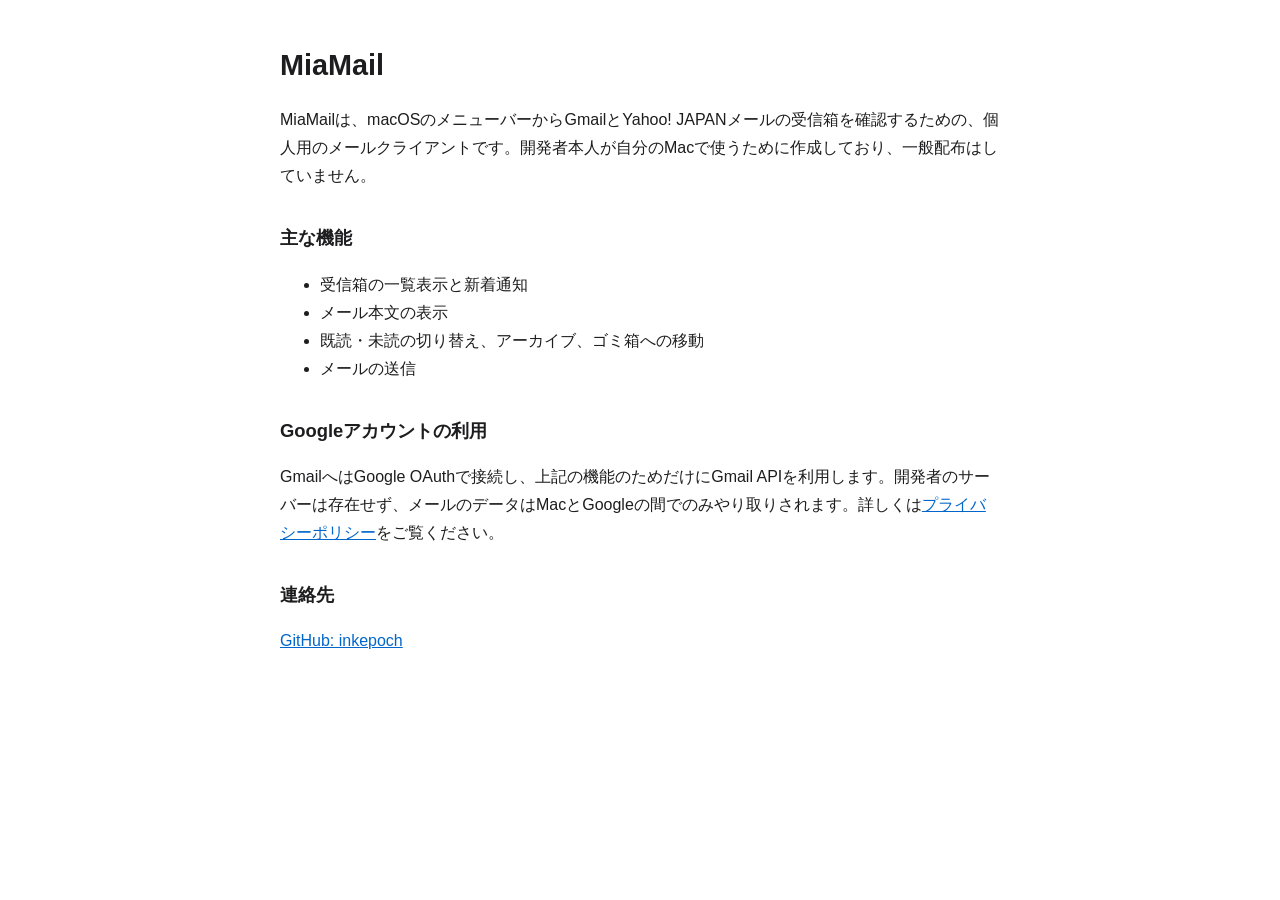
<file: index.html>
<!doctype html>
<html lang="ja">
<head>
<meta charset="utf-8">
<meta name="viewport" content="width=device-width, initial-scale=1">
<title>MiaMail</title>
<link rel="stylesheet" href="style.css">
</head>
<body>
<main>
<h1>MiaMail</h1>
<p>MiaMailは、macOSのメニューバーからGmailとYahoo! JAPANメールの受信箱を確認するための、個人用のメールクライアントです。開発者本人が自分のMacで使うために作成しており、一般配布はしていません。</p>

<h2>主な機能</h2>
<ul>
<li>受信箱の一覧表示と新着通知</li>
<li>メール本文の表示</li>
<li>既読・未読の切り替え、アーカイブ、ゴミ箱への移動</li>
<li>メールの送信</li>
</ul>

<h2>Googleアカウントの利用</h2>
<p>GmailへはGoogle OAuthで接続し、上記の機能のためだけにGmail APIを利用します。開発者のサーバーは存在せず、メールのデータはMacとGoogleの間でのみやり取りされます。詳しくは<a href="privacy.html">プライバシーポリシー</a>をご覧ください。</p>

<h2>連絡先</h2>
<p><a href="https://github.com/inkepoch">GitHub: inkepoch</a></p>
</main>
</body>
</html>
</file>
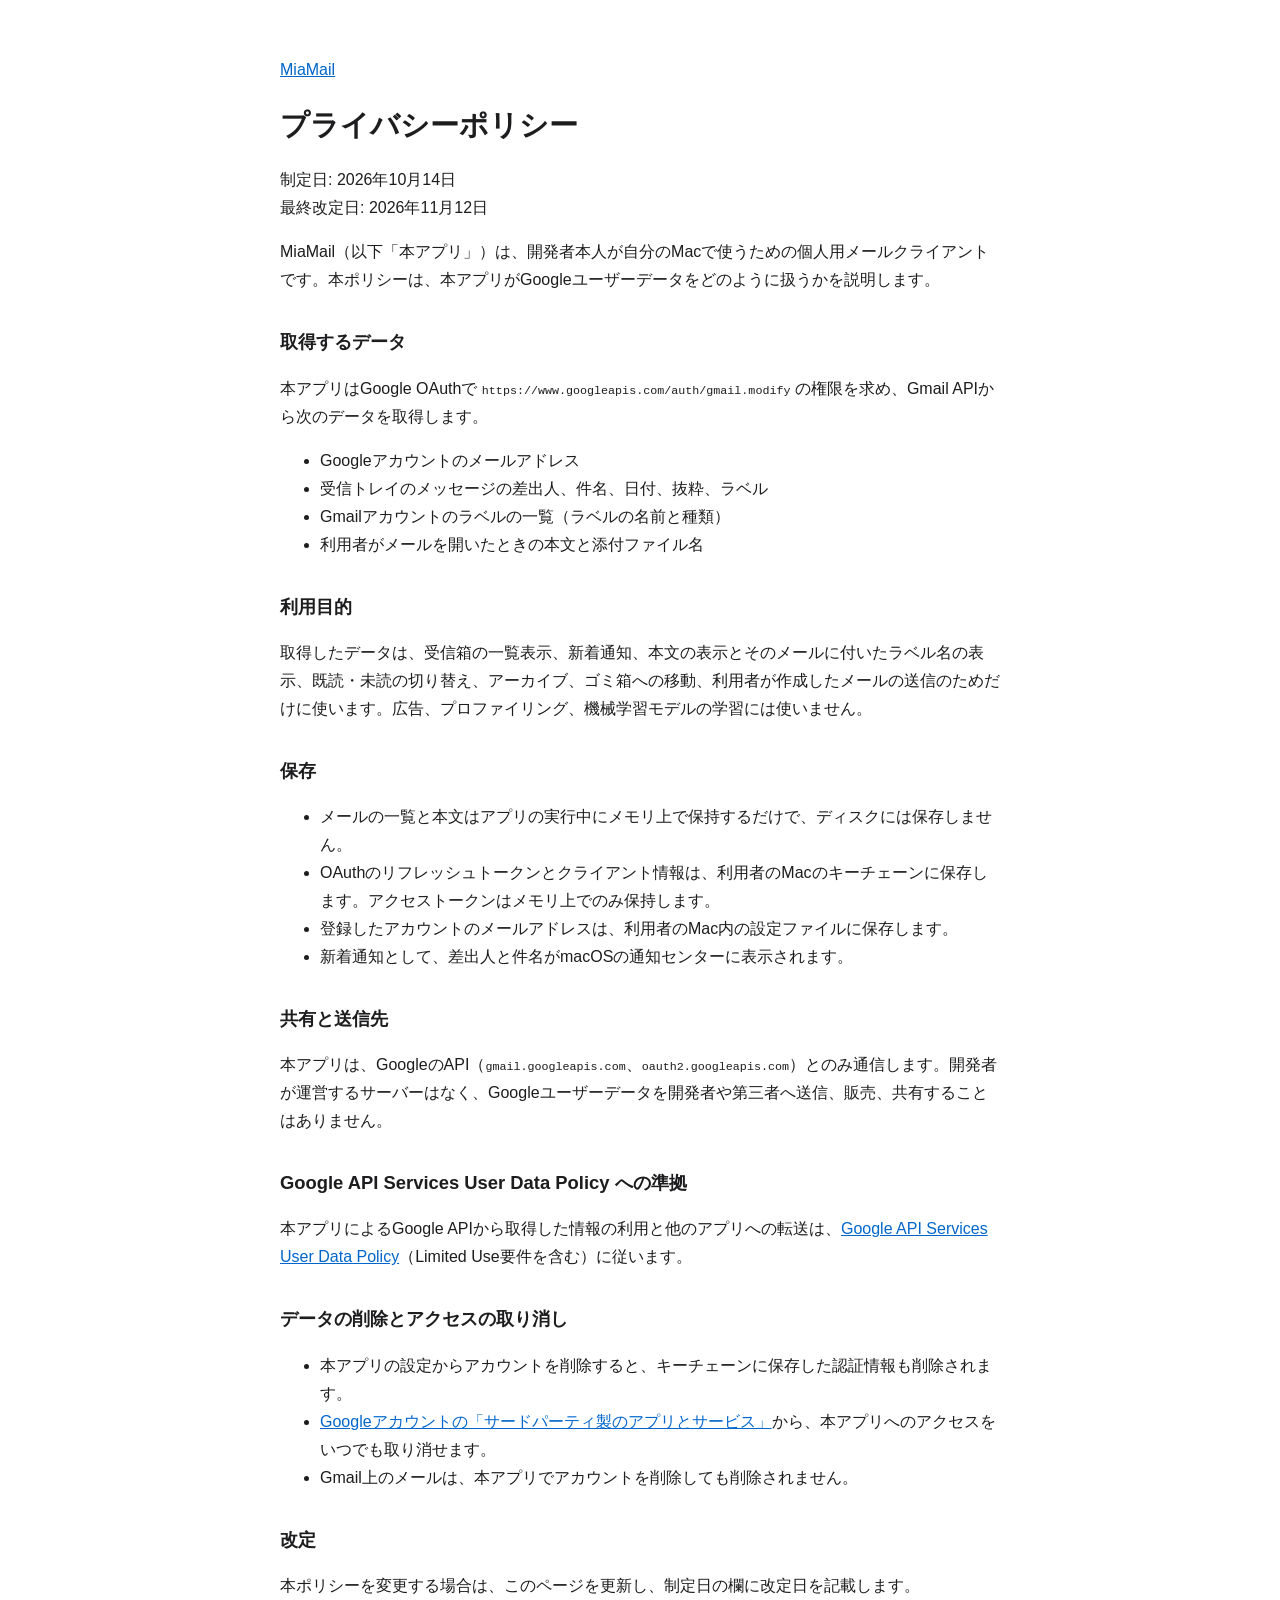
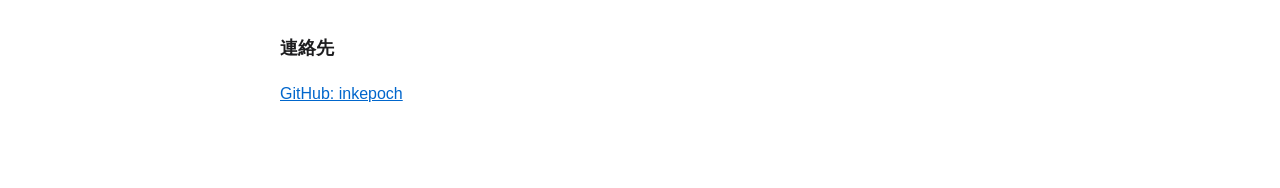
<file: privacy.html>
<!doctype html>
<html lang="ja">
<head>
<meta charset="utf-8">
<meta name="viewport" content="width=device-width, initial-scale=1">
<title>MiaMail プライバシーポリシー</title>
<link rel="stylesheet" href="style.css">
</head>
<body>
<main>
<p><a href="./">MiaMail</a></p>
<h1>プライバシーポリシー</h1>
<p>制定日: 2026年10月14日<br>最終改定日: 2026年11月12日</p>

<p>MiaMail（以下「本アプリ」）は、開発者本人が自分のMacで使うための個人用メールクライアントです。本ポリシーは、本アプリがGoogleユーザーデータをどのように扱うかを説明します。</p>

<h2>取得するデータ</h2>
<p>本アプリはGoogle OAuthで <code>https://www.googleapis.com/auth/gmail.modify</code> の権限を求め、Gmail APIから次のデータを取得します。</p>
<ul>
<li>Googleアカウントのメールアドレス</li>
<li>受信トレイのメッセージの差出人、件名、日付、抜粋、ラベル</li>
<li>Gmailアカウントのラベルの一覧（ラベルの名前と種類）</li>
<li>利用者がメールを開いたときの本文と添付ファイル名</li>
</ul>

<h2>利用目的</h2>
<p>取得したデータは、受信箱の一覧表示、新着通知、本文の表示とそのメールに付いたラベル名の表示、既読・未読の切り替え、アーカイブ、ゴミ箱への移動、利用者が作成したメールの送信のためだけに使います。広告、プロファイリング、機械学習モデルの学習には使いません。</p>

<h2>保存</h2>
<ul>
<li>メールの一覧と本文はアプリの実行中にメモリ上で保持するだけで、ディスクには保存しません。</li>
<li>OAuthのリフレッシュトークンとクライアント情報は、利用者のMacのキーチェーンに保存します。アクセストークンはメモリ上でのみ保持します。</li>
<li>登録したアカウントのメールアドレスは、利用者のMac内の設定ファイルに保存します。</li>
<li>新着通知として、差出人と件名がmacOSの通知センターに表示されます。</li>
</ul>

<h2>共有と送信先</h2>
<p>本アプリは、GoogleのAPI（<code>gmail.googleapis.com</code>、<code>oauth2.googleapis.com</code>）とのみ通信します。開発者が運営するサーバーはなく、Googleユーザーデータを開発者や第三者へ送信、販売、共有することはありません。</p>

<h2>Google API Services User Data Policy への準拠</h2>
<p>本アプリによるGoogle APIから取得した情報の利用と他のアプリへの転送は、<a href="https://developers.google.com/terms/api-services-user-data-policy">Google API Services User Data Policy</a>（Limited Use要件を含む）に従います。</p>

<h2>データの削除とアクセスの取り消し</h2>
<ul>
<li>本アプリの設定からアカウントを削除すると、キーチェーンに保存した認証情報も削除されます。</li>
<li><a href="https://myaccount.google.com/permissions">Googleアカウントの「サードパーティ製のアプリとサービス」</a>から、本アプリへのアクセスをいつでも取り消せます。</li>
<li>Gmail上のメールは、本アプリでアカウントを削除しても削除されません。</li>
</ul>

<h2>改定</h2>
<p>本ポリシーを変更する場合は、このページを更新し、制定日の欄に改定日を記載します。</p>

<h2>連絡先</h2>
<p><a href="https://github.com/inkepoch">GitHub: inkepoch</a></p>
</main>
</body>
</html>
</file>
<file: style.css>
:root {
  color-scheme: light dark;
  --text: #1d1d1f;
  --muted: #6e6e73;
  --background: #ffffff;
  --link: #0066cc;
}

@media (prefers-color-scheme: dark) {
  :root {
    --text: #f5f5f7;
    --muted: #a1a1a6;
    --background: #1c1c1e;
    --link: #4da3ff;
  }
}

body {
  margin: 0;
  background: var(--background);
  color: var(--text);
  font-family: -apple-system, BlinkMacSystemFont, "Hiragino Sans", "Noto Sans JP", sans-serif;
  line-height: 1.75;
}

main {
  max-width: 720px;
  margin: 0 auto;
  padding: 40px 16px 64px;
}

h1 {
  font-size: 1.8rem;
  margin: 0 0 16px;
}

h2 {
  font-size: 1.15rem;
  margin: 32px 0 8px;
}

a {
  color: var(--link);
}

code {
  font-size: 0.9em;
  overflow-wrap: anywhere;
}
</file>
